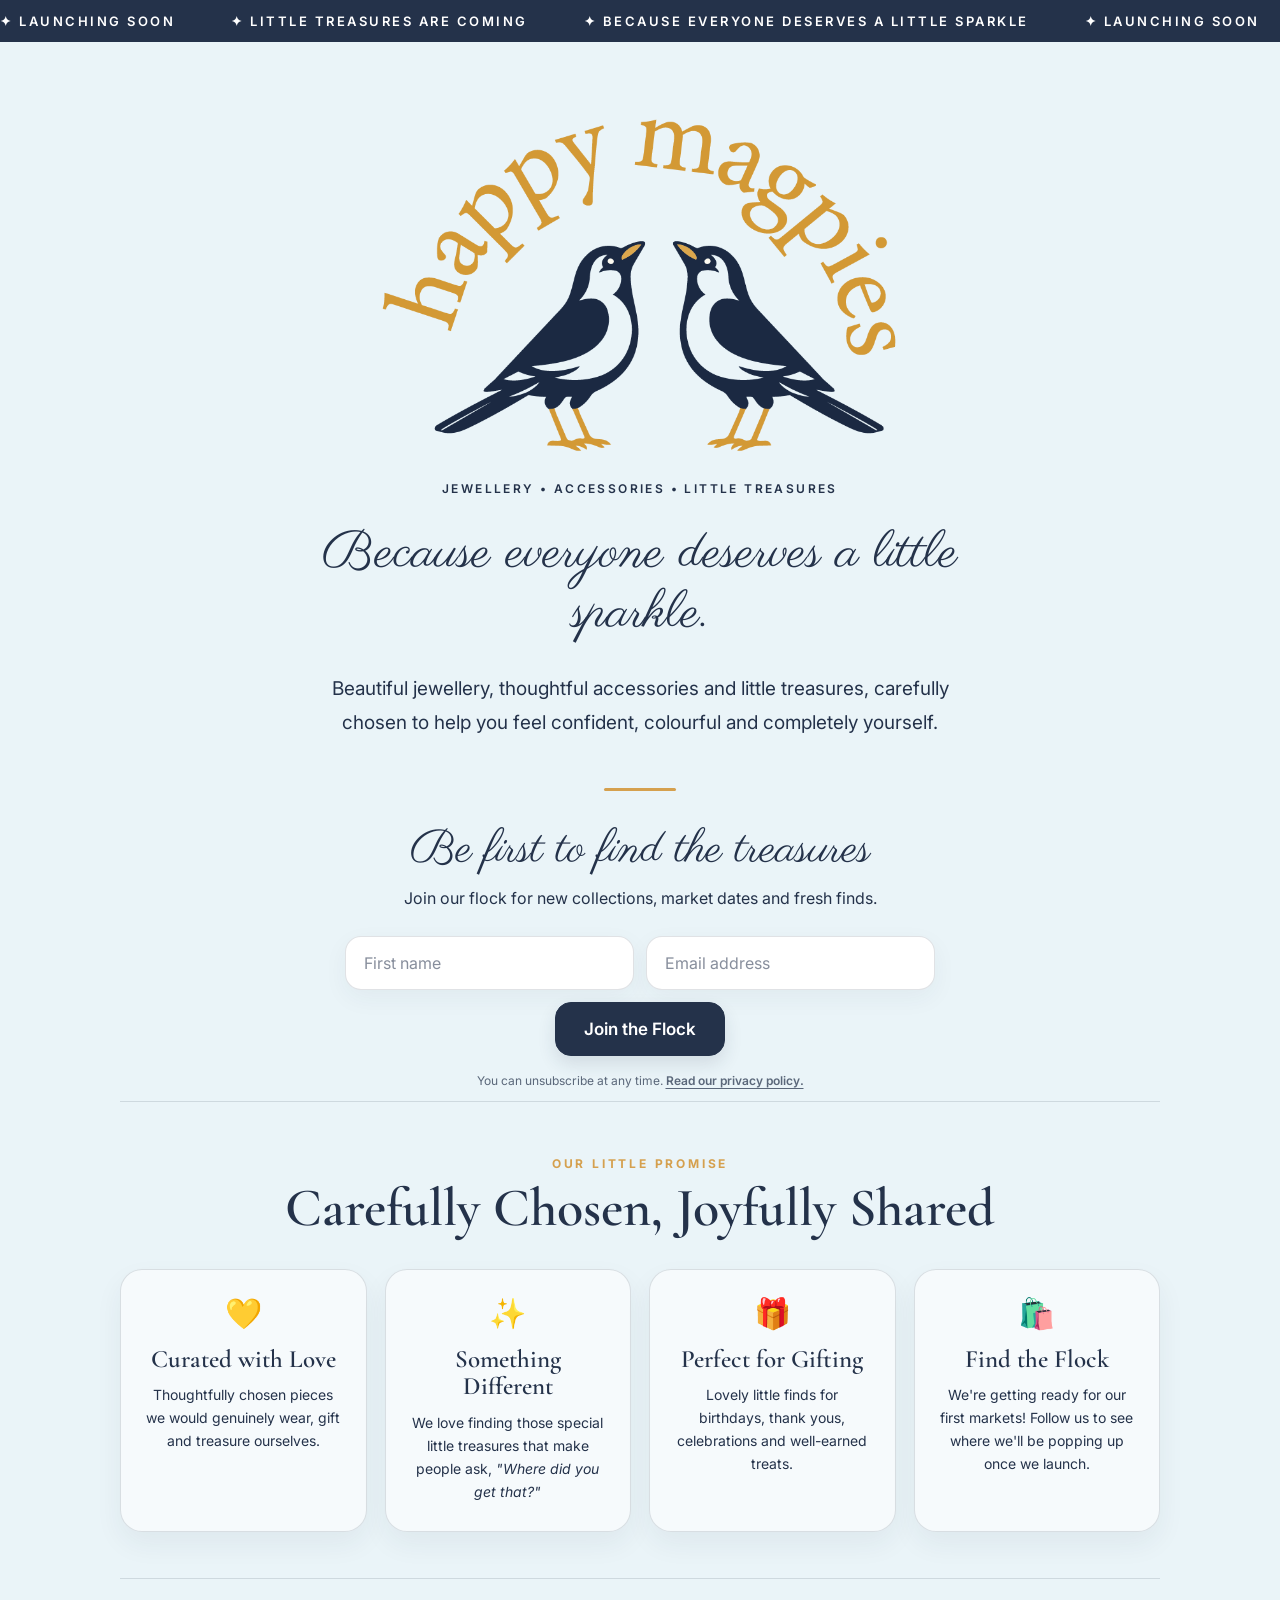
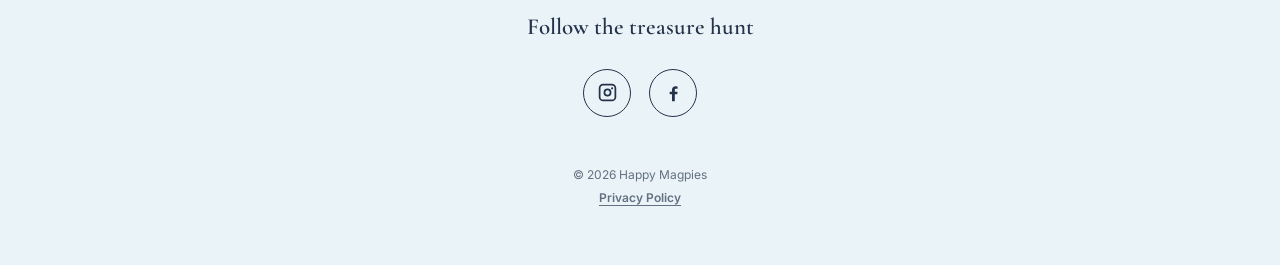
<file: index.html>
<!DOCTYPE html>
<html lang="en">
<head>
  <meta charset="UTF-8">

  <meta
    name="viewport"
    content="width=device-width, initial-scale=1.0"
  >

  <meta
    name="description"
    content="Happy Magpies offers beautiful jewellery, thoughtful accessories and little treasures, carefully chosen by a mother and daughter."
  >

  <meta name="theme-color" content="#EAF4F8">

  <title>Happy Magpies | Jewellery, Accessories & Little Treasures</title>

  <link rel="preconnect" href="https://fonts.googleapis.com">
  <link
    rel="preconnect"
    href="https://fonts.gstatic.com"
    crossorigin
  >

  <link
    href="https://fonts.googleapis.com/css2?family=Cormorant+Garamond:wght@500;600;700&family=Inter:wght@300;400;500;600&family=Parisienne&display=swap"
    rel="stylesheet"
  >

  <link rel="stylesheet" href="/styles.css?v=7">
  <link rel="icon" type="image/png" href="/favicon.png">

  <style>
    .brand-description {
      margin: 0 0 28px;
      font-size: 12px;
      font-weight: 600;
      letter-spacing: 2.4px;
      text-transform: uppercase;
    }

    .hero-divider {
      width: 72px;
      height: 3px;
      margin: 6px auto 34px;
      border: 0;
      border-radius: 999px;
      background: #D5A04E;
    }

    .promise-section {
      width: 100%;
      max-width: 1040px;
      margin: 10px auto 12px;
      padding: 54px 0 16px;
      border-top: 1px solid rgba(36, 50, 74, 0.14);
    }

    .promise-eyebrow {
      margin-bottom: 10px;
      color: #D5A04E;
      font-size: 12px;
      font-weight: 700;
      letter-spacing: 2.8px;
      text-transform: uppercase;
    }

    .promise-title {
      margin-bottom: 34px;
      font-family: "Cormorant Garamond", serif;
      font-size: clamp(38px, 5vw, 54px);
      font-weight: 600;
      line-height: 1;
    }

    .promise-grid {
      display: grid;
      grid-template-columns: repeat(4, minmax(0, 1fr));
      gap: 18px;
    }

    .promise-card {
      min-height: 190px;
      padding: 28px 22px;
      border: 1px solid rgba(36, 50, 74, 0.14);
      border-radius: 22px;
      background: rgba(255, 255, 255, 0.56);
      box-shadow: 0 12px 28px rgba(36, 50, 74, 0.06);
    }

    .promise-icon {
      display: block;
      margin-bottom: 18px;
      font-size: 30px;
      line-height: 1;
    }

    .promise-card h3 {
      margin-bottom: 10px;
      font-family: "Cormorant Garamond", serif;
      font-size: 25px;
      font-weight: 600;
      line-height: 1.1;
    }

    .promise-card p {
      font-size: 14px;
      line-height: 1.65;
    }

    .about-section {
      width: 100%;
      max-width: 1040px;
      margin: 70px auto 20px;
      padding-top: 60px;
      border-top: 1px solid rgba(36, 50, 74, 0.14);
    }

    .about-grid {
      display: grid;
      grid-template-columns: 320px 1fr;
      gap: 60px;
      align-items: center;
    }

    .about-photo {
      width: 100%;
      display: block;
      border-radius: 24px;
      box-shadow: 0 12px 28px rgba(36, 50, 74, 0.08);
    }

    .about-content p {
      margin-bottom: 18px;
      line-height: 1.8;
    }

    .about-signoff {
      margin-top: 26px;
    }

    .signature {
      margin-top: 20px;
      font-family: "Cormorant Garamond", serif;
      font-size: 28px;
    }

    .site-footer {
      width: 100%;
      max-width: 1040px;
      margin: 18px auto 0;
      padding: 34px 0 0;
      border-top: 1px solid rgba(36, 50, 74, 0.14);
      text-align: center;
    }

    .footer-copy {
      margin-bottom: 12px;
      font-family: "Cormorant Garamond", serif;
      font-size: 23px;
      font-weight: 600;
    }

    .footer-small {
      margin-bottom: 4px;
      font-size: 12px;
      line-height: 1.6;
      opacity: 0.68;
    }

    .footer-small a {
      color: inherit;
      font-weight: 600;
      text-underline-offset: 3px;
    }

    @media (max-width: 850px) {
      .promise-grid {
        grid-template-columns: repeat(2, minmax(0, 1fr));
      }

      .about-grid {
        grid-template-columns: 1fr;
        gap: 35px;
      }

      .about-photo {
        max-width: 280px;
        margin: auto;
      }

      .about-content {
        text-align: center;
      }
    }

    @media (max-width: 560px) {
      .brand-description {
        font-size: 11px;
        letter-spacing: 1.8px;
      }

      .promise-section {
        padding-top: 42px;
      }

      .promise-grid {
        grid-template-columns: 1fr;
      }

      .promise-card {
        min-height: auto;
      }
    }
  </style>
</head>

<body>

  <div
    class="launch-bar"
    aria-label="Happy Magpies launching soon"
  >
    <div class="launch-track">
      <span>✦ Launching Soon</span>
      <span>✦ Little treasures are coming</span>
      <span>✦ Because everyone deserves a little sparkle</span>
      <span>✦ Launching Soon</span>
      <span>✦ Little treasures are coming</span>
      <span>✦ Because everyone deserves a little sparkle</span>
    </div>
  </div>

  <main>

    <section class="hero">

      <img
        src="/images/happy-magpies-logo.png"
        alt="Happy Magpies"
        class="hero-logo"
      >

      <p class="brand-description">
        Jewellery • Accessories • Little Treasures
      </p>

      <h2>
        Because everyone deserves a little sparkle.
      </h2>

      <p class="intro">
        Beautiful jewellery, thoughtful accessories and little treasures,
        carefully chosen to help you feel confident, colourful and
        completely yourself.
      </p>

      <hr class="hero-divider">

      <div class="signup-copy">

        <h3>
          Be first to find the treasures
        </h3>

        <p>
          Join our flock for new collections, market dates and fresh finds.
        </p>

      </div>

      <form
        action="https://happymagpies.us13.list-manage.com/subscribe/post?u=5a8e8b7b3d210879e3c1c4d0c&amp;id=22bb877631&amp;f_id=00db06e9f0"
        method="post"
        class="signup-form"
        target="mailchimp-frame"
        onsubmit="showSignupMessage()"
      >

        <input
          type="text"
          name="FNAME"
          placeholder="First name"
          aria-label="First name"
          autocomplete="given-name"
          class="signup-input"
        >

        <input
          type="email"
          name="EMAIL"
          placeholder="Email address"
          aria-label="Email address"
          autocomplete="email"
          class="signup-input"
          required
        >

        <div
          aria-hidden="true"
          style="position: absolute; left: -5000px;"
        >
          <input
            type="text"
            name="b_5a8e8b7b3d210879e3c1c4d0c_22bb877631"
            tabindex="-1"
            value=""
          >
        </div>

        <button
          type="submit"
          class="signup-button"
        >
          Join the Flock
        </button>

        <p
          id="signup-message"
          class="signup-message"
          aria-live="polite"
        >
          You’re in the flock ✨
        </p>

      </form>

      <p class="privacy-note">
        You can unsubscribe at any time.
        <a href="/privacy.html">
          Read our privacy policy.
        </a>
      </p>

      <iframe
        name="mailchimp-frame"
        class="mailchimp-frame"
        title="Mailchimp signup response"
      ></iframe>

      <section
        class="promise-section"
        aria-labelledby="promise-title"
      >

        <p class="promise-eyebrow">
          Our little promise
        </p>

        <h3
          id="promise-title"
          class="promise-title"
        >
          Carefully Chosen, Joyfully Shared
        </h3>

        <div class="promise-grid">

          <article class="promise-card">
            <span class="promise-icon" aria-hidden="true">💛</span>
            <h3>Curated with Love</h3>
            <p>
              Thoughtfully chosen pieces we would genuinely wear,
              gift and treasure ourselves.
            </p>
          </article>

          <article class="promise-card">
            <span class="promise-icon" aria-hidden="true">✨</span>
            <h3>Something Different</h3>
            <p>
              We love finding those special little treasures that make people ask,
              <em>"Where did you get that?"</em>
            </p>
          </article>

          <article class="promise-card">
            <span class="promise-icon" aria-hidden="true">🎁</span>
            <h3>Perfect for Gifting</h3>
            <p>
              Lovely little finds for birthdays, thank yous,
              celebrations and well-earned treats.
            </p>
          </article>

          <article class="promise-card">
            <span class="promise-icon" aria-hidden="true">🛍️</span>
            <h3>Find the Flock</h3>
            <p>
              We're getting ready for our first markets! Follow us to see
              where we'll be popping up once we launch.
            </p>
          </article>

        </div>

      </section>


      <footer class="site-footer">

        <p class="footer-copy">
          Follow the treasure hunt
        </p>

        <div class="social-links">

          <a
            href="https://www.instagram.com/happymagpiesuk"
            target="_blank"
            rel="noopener noreferrer"
            aria-label="Follow Happy Magpies on Instagram"
            class="social-icon"
          >
            <svg
              viewBox="0 0 24 24"
              aria-hidden="true"
            >
              <path d="M7 2h10a5 5 0 0 1 5 5v10a5 5 0 0 1-5 5H7a5 5 0 0 1-5-5V7a5 5 0 0 1 5-5Zm0 2a3 3 0 0 0-3 3v10a3 3 0 0 0 3 3h10a3 3 0 0 0 3-3V7a3 3 0 0 0-3-3H7Zm5 3.5A4.5 4.5 0 1 1 7.5 12 4.5 4.5 0 0 1 12 7.5Zm0 2A2.5 2.5 0 1 0 14.5 12 2.5 2.5 0 0 0 12 9.5Zm5.25-3.5a1.25 1.25 0 1 1-1.25 1.25A1.25 1.25 0 0 1 17.25 6Z"/>
            </svg>
          </a>

          <a
            href="https://www.facebook.com/happymagpiesuk/"
            target="_blank"
            rel="noopener noreferrer"
            aria-label="Follow Happy Magpies on Facebook"
            class="social-icon"
          >
            <svg
              viewBox="0 0 24 24"
              aria-hidden="true"
            >
              <path d="M13.5 22v-8h2.75l.4-3h-3.15V9.1c0-.87.24-1.46 1.53-1.46h1.63V5a21.8 21.8 0 0 0-2.38-.12c-2.36 0-3.98 1.44-3.98 4.08V11H7.62v3h2.68v8h3.2Z"/>
            </svg>
          </a>

        </div>

        <p class="footer-small">
          © <span id="current-year">2026</span> Happy Magpies
        </p>

        <p class="footer-small">
          <a href="/privacy.html">Privacy Policy</a>
        </p>

      </footer>

    </section>

  </main>

  <script src="/script.js"></script>

  <script>
    const yearElement = document.getElementById("current-year");

    if (yearElement) {
      yearElement.textContent = new Date().getFullYear();
    }
  </script>

</body>
</html>
</file>
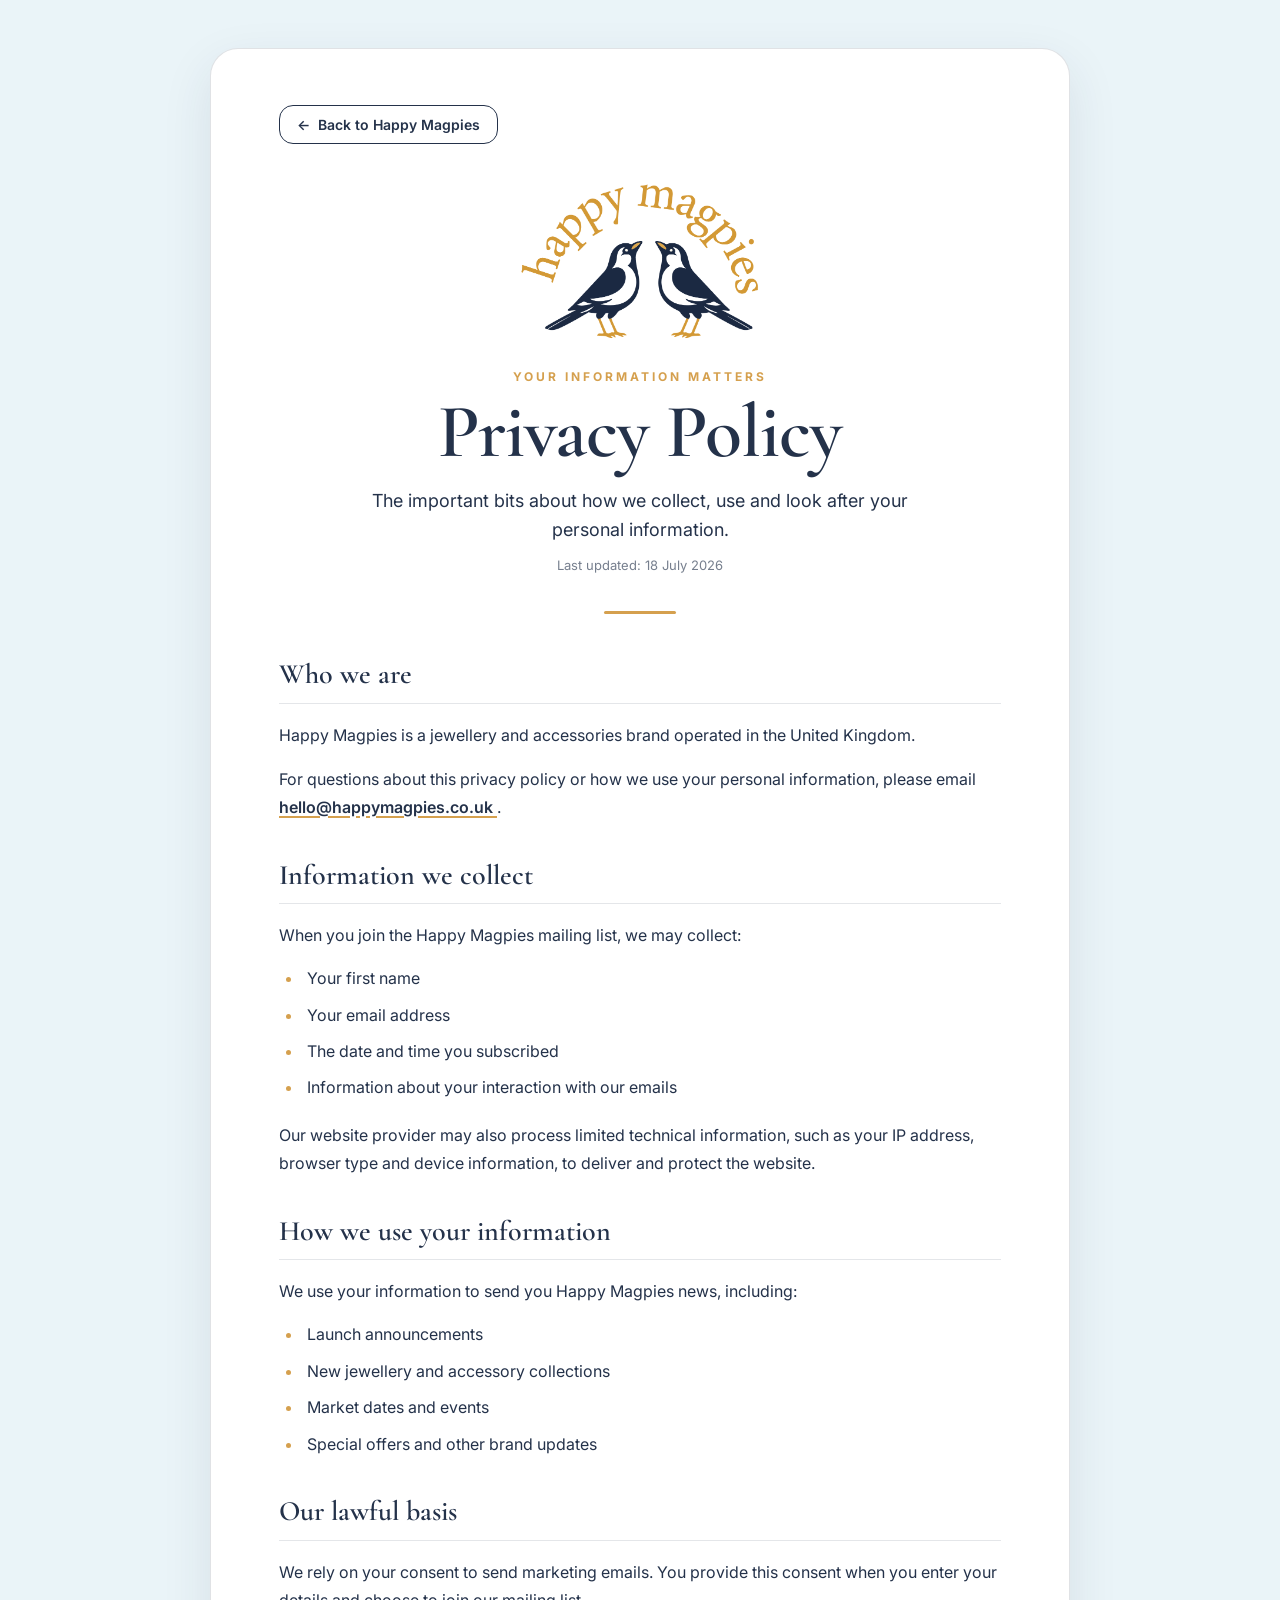
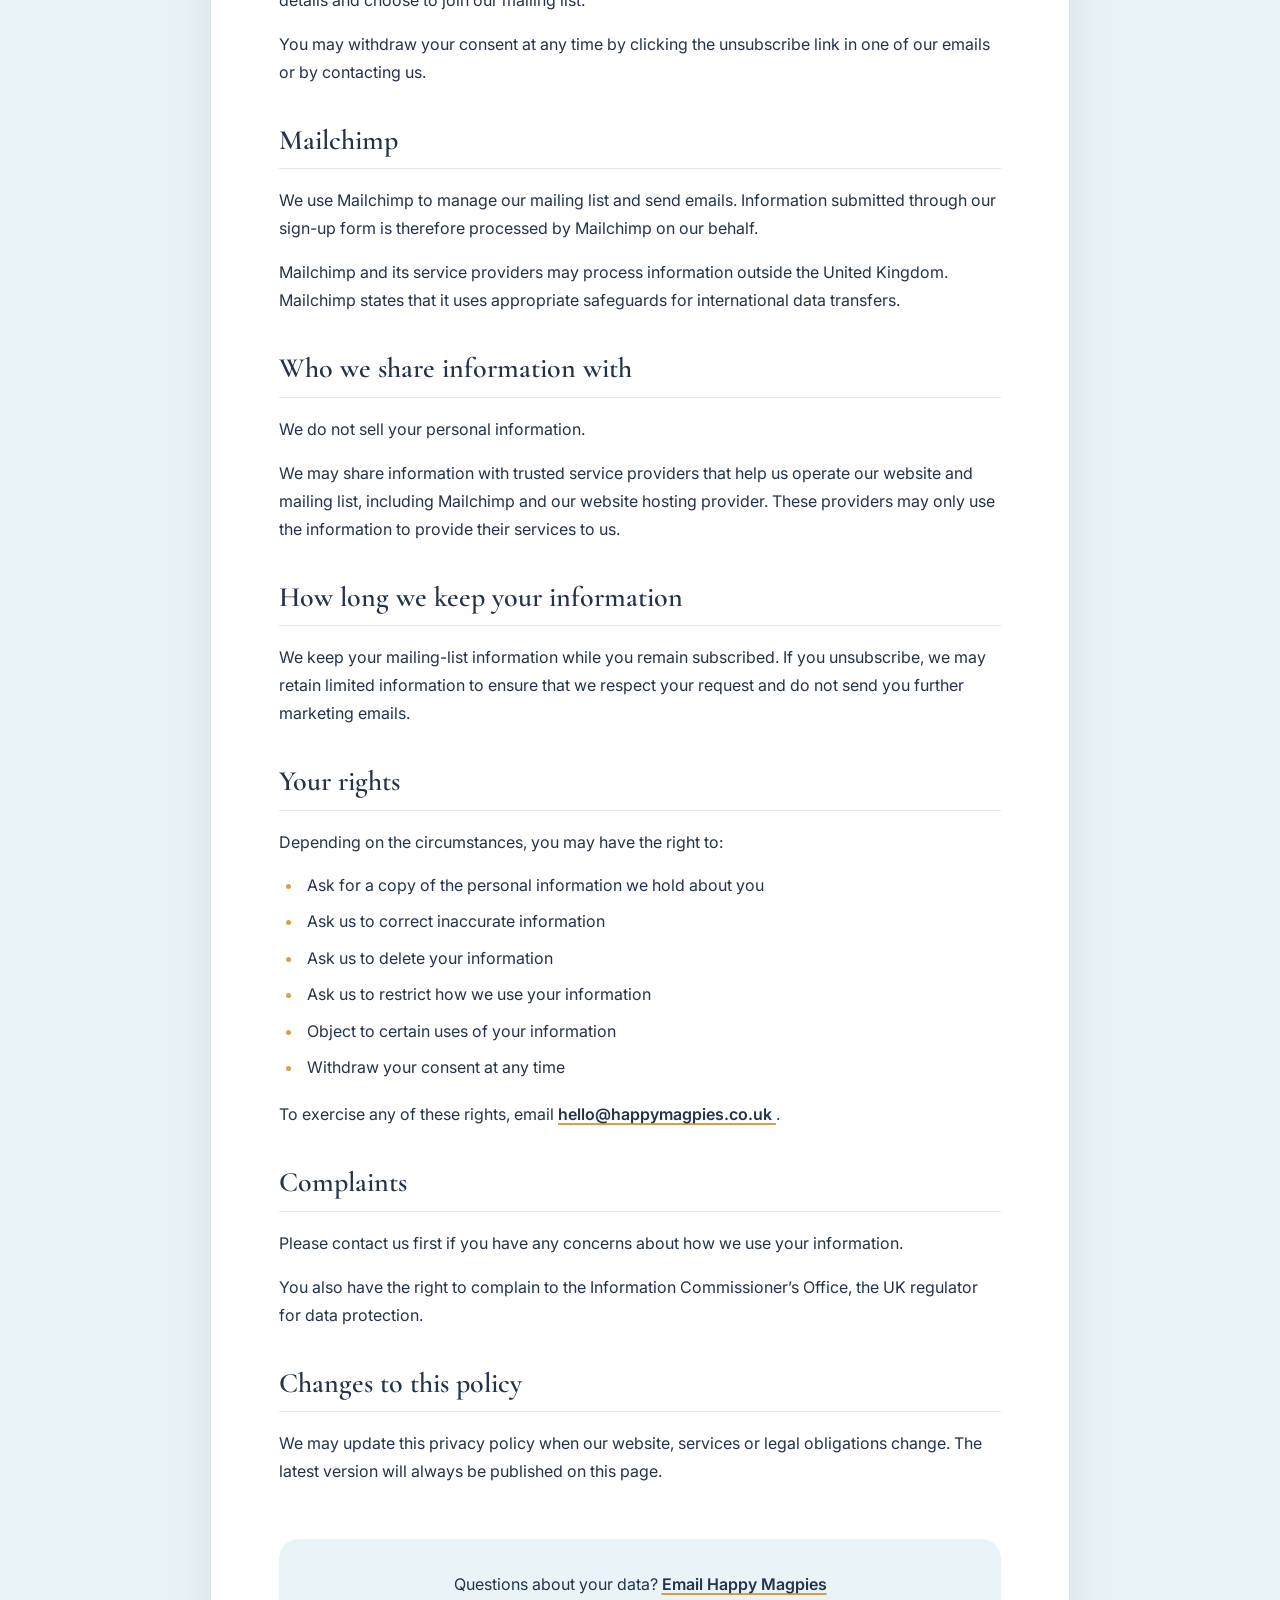
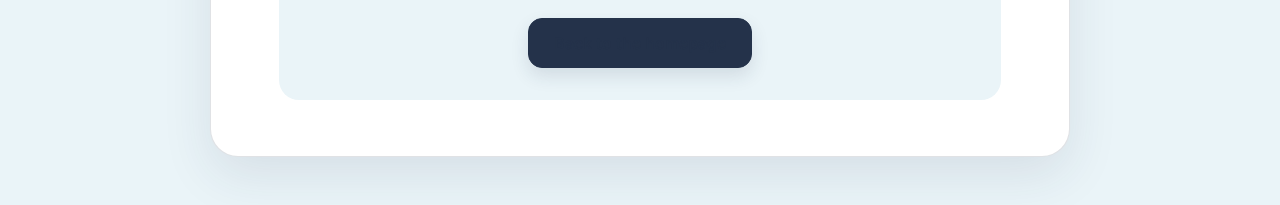
<file: privacy.html>
<!DOCTYPE html>
<html lang="en">
<head>
    <meta charset="UTF-8">

    <meta
        name="viewport"
        content="width=device-width, initial-scale=1.0"
    >

    <meta
        name="description"
        content="Read the Happy Magpies privacy policy and learn how we look after your personal information."
    >

    <title>Privacy Policy | Happy Magpies</title>

    <link rel="stylesheet" href="/styles.css?v=3">
    <link rel="icon" type="image/png" href="/favicon.png">
</head>

<body class="privacy-page">

    <main class="privacy-card">

        <a href="/" class="privacy-back-link">
            <span aria-hidden="true">←</span>
            Back to Happy Magpies
        </a>

        <header class="privacy-header">

            <img
                src="/happy-magpies-logo.png"
                alt="Happy Magpies"
                class="privacy-logo"
            >

            <p class="privacy-eyebrow">
                Your information matters
            </p>

            <h1>Privacy Policy</h1>

            <p class="privacy-intro">
                The important bits about how we collect, use and look after
                your personal information.
            </p>

            <p class="privacy-updated">
                Last updated: 18 July 2026
            </p>

        </header>

        <div class="privacy-divider"></div>

        <section class="privacy-section">
            <h2>Who we are</h2>

            <p>
                Happy Magpies is a jewellery and accessories brand operated in
                the United Kingdom.
            </p>

            <p>
                For questions about this privacy policy or how we use your
                personal information, please email
                <a href="mailto:hello@happymagpies.co.uk">
                    hello@happymagpies.co.uk
                </a>.
            </p>
        </section>

        <section class="privacy-section">
            <h2>Information we collect</h2>

            <p>
                When you join the Happy Magpies mailing list, we may collect:
            </p>

            <ul>
                <li>Your first name</li>
                <li>Your email address</li>
                <li>The date and time you subscribed</li>
                <li>Information about your interaction with our emails</li>
            </ul>

            <p>
                Our website provider may also process limited technical
                information, such as your IP address, browser type and device
                information, to deliver and protect the website.
            </p>
        </section>

        <section class="privacy-section">
            <h2>How we use your information</h2>

            <p>
                We use your information to send you Happy Magpies news,
                including:
            </p>

            <ul>
                <li>Launch announcements</li>
                <li>New jewellery and accessory collections</li>
                <li>Market dates and events</li>
                <li>Special offers and other brand updates</li>
            </ul>
        </section>

        <section class="privacy-section">
            <h2>Our lawful basis</h2>

            <p>
                We rely on your consent to send marketing emails. You provide
                this consent when you enter your details and choose to join our
                mailing list.
            </p>

            <p>
                You may withdraw your consent at any time by clicking the
                unsubscribe link in one of our emails or by contacting us.
            </p>
        </section>

        <section class="privacy-section">
            <h2>Mailchimp</h2>

            <p>
                We use Mailchimp to manage our mailing list and send emails.
                Information submitted through our sign-up form is therefore
                processed by Mailchimp on our behalf.
            </p>

            <p>
                Mailchimp and its service providers may process information
                outside the United Kingdom. Mailchimp states that it uses
                appropriate safeguards for international data transfers.
            </p>
        </section>

        <section class="privacy-section">
            <h2>Who we share information with</h2>

            <p>
                We do not sell your personal information.
            </p>

            <p>
                We may share information with trusted service providers that
                help us operate our website and mailing list, including
                Mailchimp and our website hosting provider. These providers may
                only use the information to provide their services to us.
            </p>
        </section>

        <section class="privacy-section">
            <h2>How long we keep your information</h2>

            <p>
                We keep your mailing-list information while you remain
                subscribed. If you unsubscribe, we may retain limited
                information to ensure that we respect your request and do not
                send you further marketing emails.
            </p>
        </section>

        <section class="privacy-section">
            <h2>Your rights</h2>

            <p>
                Depending on the circumstances, you may have the right to:
            </p>

            <ul>
                <li>
                    Ask for a copy of the personal information we hold about you
                </li>

                <li>
                    Ask us to correct inaccurate information
                </li>

                <li>
                    Ask us to delete your information
                </li>

                <li>
                    Ask us to restrict how we use your information
                </li>

                <li>
                    Object to certain uses of your information
                </li>

                <li>
                    Withdraw your consent at any time
                </li>
            </ul>

            <p>
                To exercise any of these rights, email
                <a href="mailto:hello@happymagpies.co.uk">
                    hello@happymagpies.co.uk
                </a>.
            </p>
        </section>

        <section class="privacy-section">
            <h2>Complaints</h2>

            <p>
                Please contact us first if you have any concerns about how we
                use your information.
            </p>

            <p>
                You also have the right to complain to the Information
                Commissioner’s Office, the UK regulator for data protection.
            </p>
        </section>

        <section class="privacy-section">
            <h2>Changes to this policy</h2>

            <p>
                We may update this privacy policy when our website, services or
                legal obligations change. The latest version will always be
                published on this page.
            </p>
        </section>

        <footer class="privacy-footer">

            <p>
                Questions about your data?
                <a href="mailto:hello@happymagpies.co.uk">
                    Email Happy Magpies
                </a>
            </p>

            <a href="/" class="privacy-home-button">
                Back to the homepage
            </a>

        </footer>

    </main>

</body>
</html>
</file>
<file: styles.css>
@import url('https://fonts.googleapis.com/css2?family=Cormorant+Garamond:ital,wght@0,500;0,600;1,500&family=Inter:wght@400;500;600;700&family=Parisienne&display=swap');

:root {
    --powder-blue: #EAF4F8;
    --navy: #24324A;
    --gold: #D5A04E;
    --white: #FFFFFF;
    --soft-border: rgba(36, 50, 74, 0.14);
    --soft-shadow: 0 18px 50px rgba(36, 50, 74, 0.10);
}

* {
    margin: 0;
    padding: 0;
    box-sizing: border-box;
}

html {
    scroll-behavior: smooth;
}

body {
    font-family: "Inter", sans-serif;
    background: var(--powder-blue);
    color: var(--navy);
    -webkit-font-smoothing: antialiased;
}

a,
button,
input {
    font: inherit;
}

/* ========================================
   HOMEPAGE
======================================== */

.hero {
    min-height: calc(100vh - 44px);
    display: flex;
    flex-direction: column;
    justify-content: center;
    align-items: center;
    padding: 72px 32px 54px;
    text-align: center;
}

.sparkle {
    margin-bottom: 22px;
    color: var(--gold);
    font-size: 30px;
    line-height: 1;
}

h1 {
    margin-bottom: 18px;
    color: var(--navy);
    font-family: "Cormorant Garamond", serif;
    font-size: clamp(54px, 9vw, 88px);
    font-weight: 600;
    line-height: 0.95;
    letter-spacing: -1px;
}

h2 {
    max-width: 760px;
    margin-bottom: 28px;
    color: var(--navy);
    font-family: "Parisienne", cursive;
    font-size: clamp(34px, 5vw, 52px);
    font-weight: 400;
    line-height: 1.15;
}

.intro {
    max-width: 680px;
    margin-bottom: 42px;
    font-size: 19px;
    line-height: 1.8;
}

.hero-logo {
    width: min(520px, 82vw);
    height: auto;
    margin-bottom: 24px;
}

/* ========================================
   MOVING LAUNCH BAR
======================================== */

.launch-bar {
    width: 100%;
    overflow: hidden;
    padding: 13px 0;
    background: var(--navy);
    color: var(--white);
}

.launch-track {
    display: flex;
    width: max-content;
    gap: 56px;
    white-space: nowrap;
    animation: launch-scroll 24s linear infinite;
}

.launch-track span {
    position: relative;
    font-size: 13px;
    font-weight: 600;
    letter-spacing: 2.5px;
    text-transform: uppercase;
}


@keyframes launch-scroll {
    from {
        transform: translateX(0);
    }

    to {
        transform: translateX(-50%);
    }
}

@media (prefers-reduced-motion: reduce) {
    .launch-track {
        animation: none;
    }
}

/* ========================================
   BUTTONS
======================================== */

.join-button,
button,
.signup-button,
.privacy-home-button {
    border: 1px solid var(--navy);
    background: var(--navy);
    color: var(--white);
    box-shadow: 0 8px 18px rgba(36, 50, 74, 0.12);
    transition:
        transform 0.25s ease,
        background 0.25s ease,
        color 0.25s ease,
        border-color 0.25s ease,
        box-shadow 0.25s ease;
}

.join-button {
    display: inline-block;
    padding: 16px 34px;
    border-radius: 16px;
    font-size: 17px;
    font-weight: 600;
    text-decoration: none;
    cursor: pointer;
}

button {
    padding: 16px 34px;
    border-radius: 16px;
    font-size: 17px;
    font-weight: 600;
    cursor: pointer;
}

.join-button:hover,
button:hover,
.signup-button:hover,
.privacy-home-button:hover {
    border-color: var(--gold);
    background: var(--gold);
    color: var(--navy);
    box-shadow: 0 12px 24px rgba(36, 50, 74, 0.16);
    transform: translateY(-3px);
}

/* ========================================
   SIGN-UP FORM
======================================== */

.signup-form {
    display: flex;
    flex-wrap: wrap;
    justify-content: center;
    width: 100%;
    max-width: 590px;
    gap: 12px;
    margin-top: 20px;
}

.signup-input {
    flex: 1 1 250px;
    min-width: 0;
    padding: 16px 18px;
    border: 1.5px solid var(--soft-border);
    border-radius: 16px;
    outline: none;
    background: var(--white);
    color: var(--navy);
    box-shadow: 0 8px 24px rgba(36, 50, 74, 0.05);
    transition:
        border-color 0.2s ease,
        box-shadow 0.2s ease;
}

.signup-input::placeholder {
    color: rgba(36, 50, 74, 0.55);
}

.signup-input:focus {
    border-color: var(--gold);
    box-shadow: 0 0 0 4px rgba(213, 160, 78, 0.15);
}

.signup-button {
    padding: 16px 28px;
    border-radius: 16px;
    font-weight: 600;
    cursor: pointer;
}

.signup-message {
    display: none;
    width: 100%;
    margin-top: 10px;
    color: var(--navy);
    font-weight: 600;
}

.signup-message.show {
    display: block;
}

.mailchimp-frame {
    display: none;
}

.signup-note,
.privacy-note {
    width: 100%;
    color: var(--navy);
    line-height: 1.55;
    text-align: center;
    opacity: 0.72;
}

.signup-note {
    margin-top: 4px;
    font-size: 14px;
}

.privacy-note {
    margin-top: 16px;
    font-size: 12px;
}

.signup-note a,
.privacy-note a {
    color: var(--navy);
    font-weight: 600;
    text-underline-offset: 3px;
}

.signup-copy {
    width: 100%;
    margin-bottom: 4px;
    text-align: center;
}

.signup-copy h3 {
    margin-bottom: 8px;
    color: var(--navy);
    font-family: "Parisienne", cursive;
    font-size: clamp(34px, 5vw, 46px);
    font-weight: 400;
    line-height: 1.15;
}

.signup-copy p {
    color: var(--navy);
    font-size: 16px;
    line-height: 1.6;
}

/* ========================================
   SOCIAL ICONS
======================================== */

.social-links {
    display: flex;
    flex-wrap: wrap;
    justify-content: center;
    gap: 18px;
    margin-top: 28px;
    margin-bottom: 48px;
}

.social-icon {
    display: inline-flex;
    align-items: center;
    justify-content: center;
    width: 48px;
    height: 48px;
    border: 1.5px solid var(--navy);
    border-radius: 50%;
    color: var(--navy);
    text-decoration: none;
    transition:
        transform 0.25s ease,
        background 0.25s ease,
        color 0.25s ease,
        border-color 0.25s ease;
}

.social-icon svg {
    width: 21px;
    height: 21px;
    fill: currentColor;
}

.social-icon:hover {
    border-color: var(--gold);
    background: var(--gold);
    color: var(--navy);
    transform: translateY(-3px);
}

/* ========================================
   HOMEPAGE MOBILE
======================================== */

@media (max-width: 600px) {
    .hero {
        min-height: auto;
        padding: 52px 20px 36px;
    }

    .hero-logo {
        width: min(410px, 88vw);
        margin-bottom: 20px;
    }

    h2 {
        margin-bottom: 24px;
    }

    .intro {
        margin-bottom: 34px;
        font-size: 17px;
        line-height: 1.7;
    }

    .signup-form {
        flex-direction: column;
        gap: 14px;
    }

    .signup-input,
    .signup-button {
        flex: none;
        width: 100%;
        min-height: 56px;
    }

    .social-links {
        margin-bottom: 30px;
    }
}

/* ========================================
   PRIVACY POLICY PAGE
======================================== */

.privacy-page {
    min-height: 100vh;
    padding: 48px 20px;
    background: var(--powder-blue);
    color: var(--navy);
}

.privacy-card {
    width: 100%;
    max-width: 860px;
    margin: 0 auto;
    padding: 56px 68px;
    border: 1px solid var(--soft-border);
    border-radius: 28px;
    background: var(--white);
    box-shadow: var(--soft-shadow);
}

.privacy-back-link {
    display: inline-flex;
    align-items: center;
    gap: 8px;
    padding: 10px 17px;
    border: 1.5px solid var(--navy);
    border-radius: 14px;
    color: var(--navy);
    font-size: 14px;
    font-weight: 600;
    text-decoration: none;
    transition:
        background 0.25s ease,
        color 0.25s ease,
        transform 0.25s ease;
}

.privacy-back-link:hover {
    background: var(--navy);
    color: var(--white);
    transform: translateY(-2px);
}

.privacy-header {
    max-width: 650px;
    margin: 38px auto 0;
    text-align: center;
}

.privacy-logo {
    display: block;
    width: 240px;
    max-width: 75%;
    height: auto;
    margin: 0 auto 28px;
}

.privacy-eyebrow {
    margin-bottom: 12px;
    color: var(--gold);
    font-size: 12px;
    font-weight: 700;
    letter-spacing: 3px;
    text-transform: uppercase;
}

.privacy-header h1 {
    margin: 0 0 18px;
    color: var(--navy);
    font-family: "Cormorant Garamond", serif;
    font-size: clamp(52px, 8vw, 76px);
    font-weight: 600;
    line-height: 0.95;
}

.privacy-intro {
    max-width: 570px;
    margin: 0 auto 12px;
    color: var(--navy);
    font-size: 18px;
    line-height: 1.65;
}

.privacy-updated {
    margin: 0;
    color: var(--navy);
    font-size: 13px;
    opacity: 0.62;
}

.privacy-divider {
    width: 72px;
    height: 3px;
    margin: 38px auto 44px;
    border-radius: 999px;
    background: var(--gold);
}

.privacy-section {
    margin-bottom: 38px;
}

.privacy-section h2 {
    margin: 0 0 17px;
    padding-bottom: 11px;
    border-bottom: 1px solid rgba(36, 50, 74, 0.12);
    color: var(--navy);
    font-family: "Cormorant Garamond", serif;
    font-size: 28px;
    font-weight: 600;
    line-height: 1.2;
}

.privacy-section p {
    margin: 0 0 16px;
    font-size: 16px;
    line-height: 1.75;
}

.privacy-section ul {
    margin: 8px 0 20px;
    padding-left: 24px;
}

.privacy-section li {
    margin-bottom: 10px;
    padding-left: 4px;
    line-height: 1.65;
}

.privacy-section li::marker {
    color: var(--gold);
}

.privacy-section a,
.privacy-footer a {
    color: var(--navy);
    font-weight: 600;
    text-decoration-color: var(--gold);
    text-decoration-thickness: 2px;
    text-underline-offset: 3px;
}

.privacy-section a:hover,
.privacy-footer a:hover {
    color: var(--gold);
}

.privacy-footer {
    margin-top: 54px;
    padding: 32px;
    border-radius: 20px;
    background: var(--powder-blue);
    text-align: center;
}

.privacy-footer p {
    margin: 0 0 20px;
    line-height: 1.65;
}

.privacy-home-button {
    display: inline-block;
    padding: 14px 25px;
    border-radius: 14px;
    font-weight: 600;
    text-decoration: none !important;
}

/* ========================================
   PRIVACY POLICY MOBILE
======================================== */

@media (max-width: 650px) {
    .privacy-page {
        padding: 14px 10px;
    }

    .privacy-card {
        padding: 30px 22px 36px;
        border-radius: 22px;
    }

    .privacy-header {
        margin-top: 30px;
    }

    .privacy-logo {
        width: 190px;
        margin-bottom: 24px;
    }

    .privacy-eyebrow {
        font-size: 11px;
        letter-spacing: 2px;
    }

    .privacy-header h1 {
        font-size: 49px;
    }

    .privacy-intro {
        font-size: 16px;
    }

    .privacy-divider {
        margin: 30px auto 36px;
    }

    .privacy-section {
        margin-bottom: 32px;
    }

    .privacy-section h2 {
        font-size: 25px;
    }

    .privacy-section p,
    .privacy-section li {
        font-size: 15px;
    }

    .privacy-footer {
        margin-top: 42px;
        padding: 26px 20px;
    }
}
</file>
